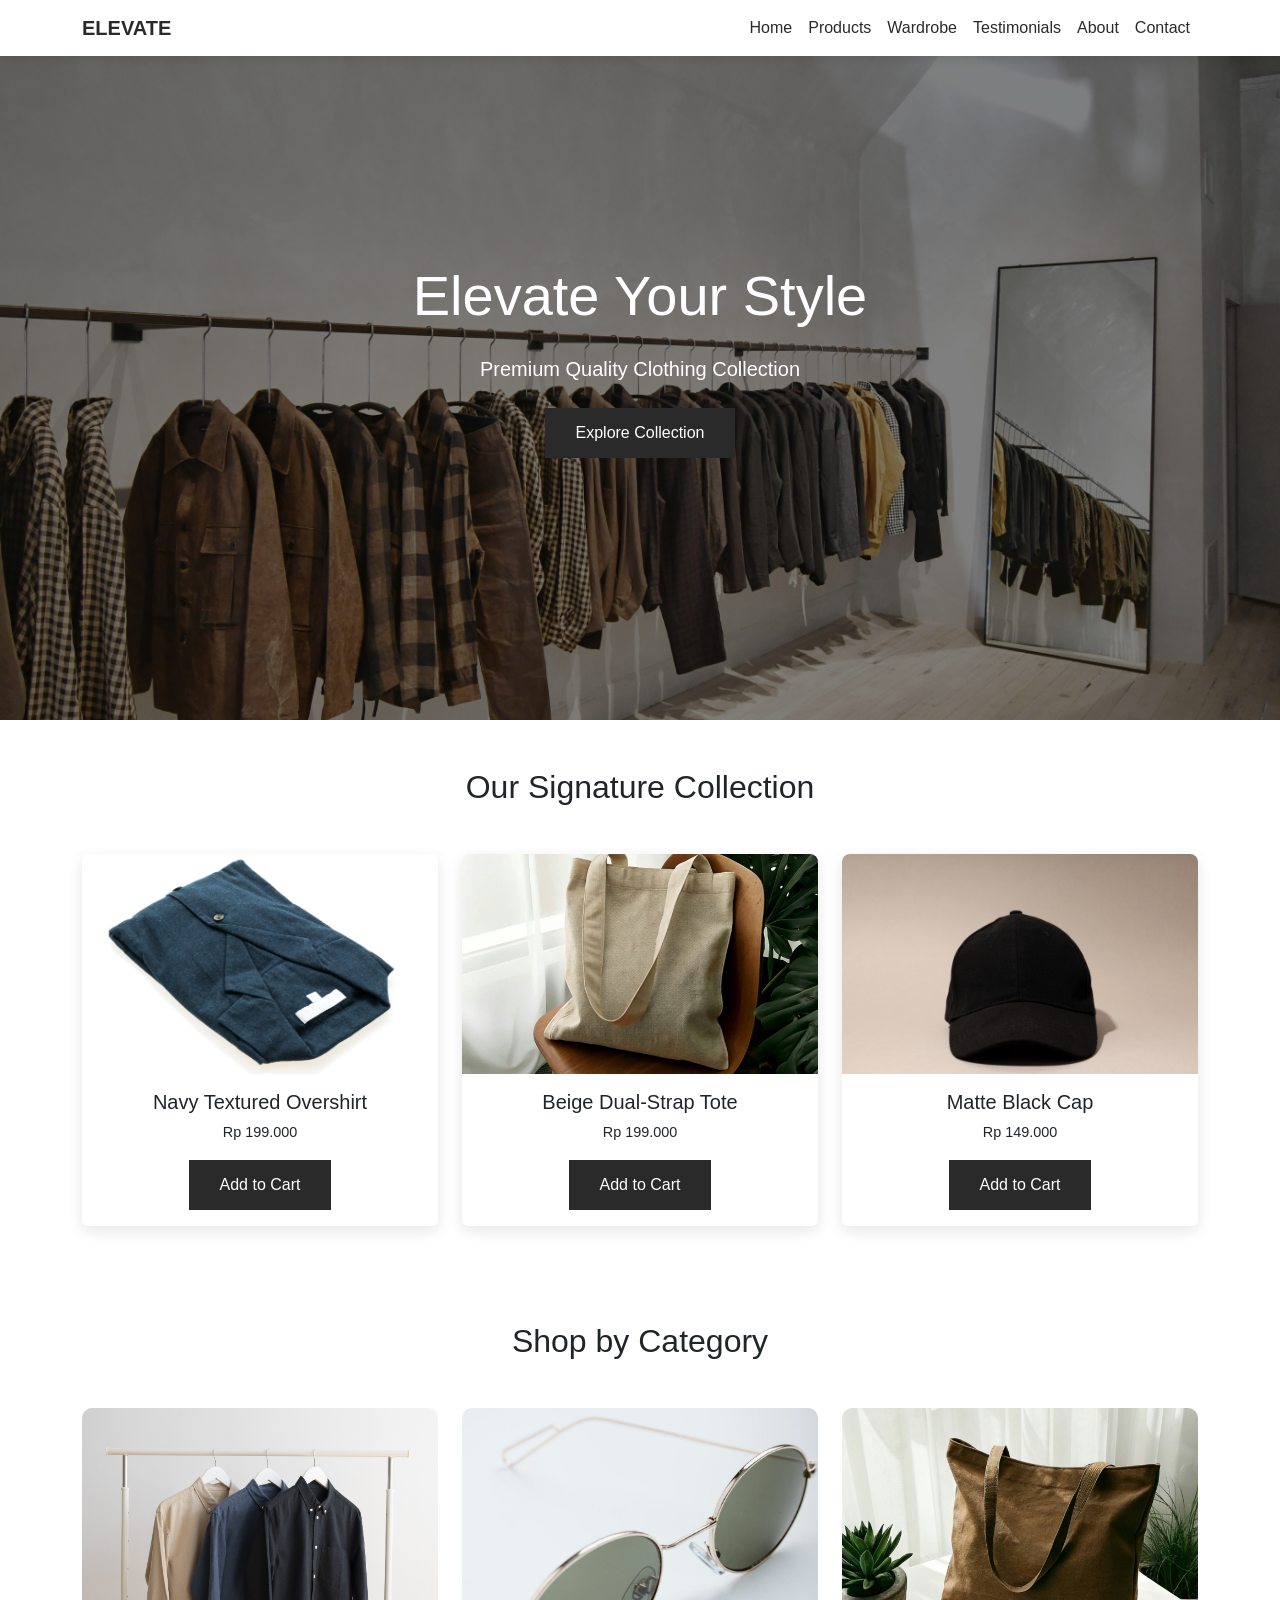
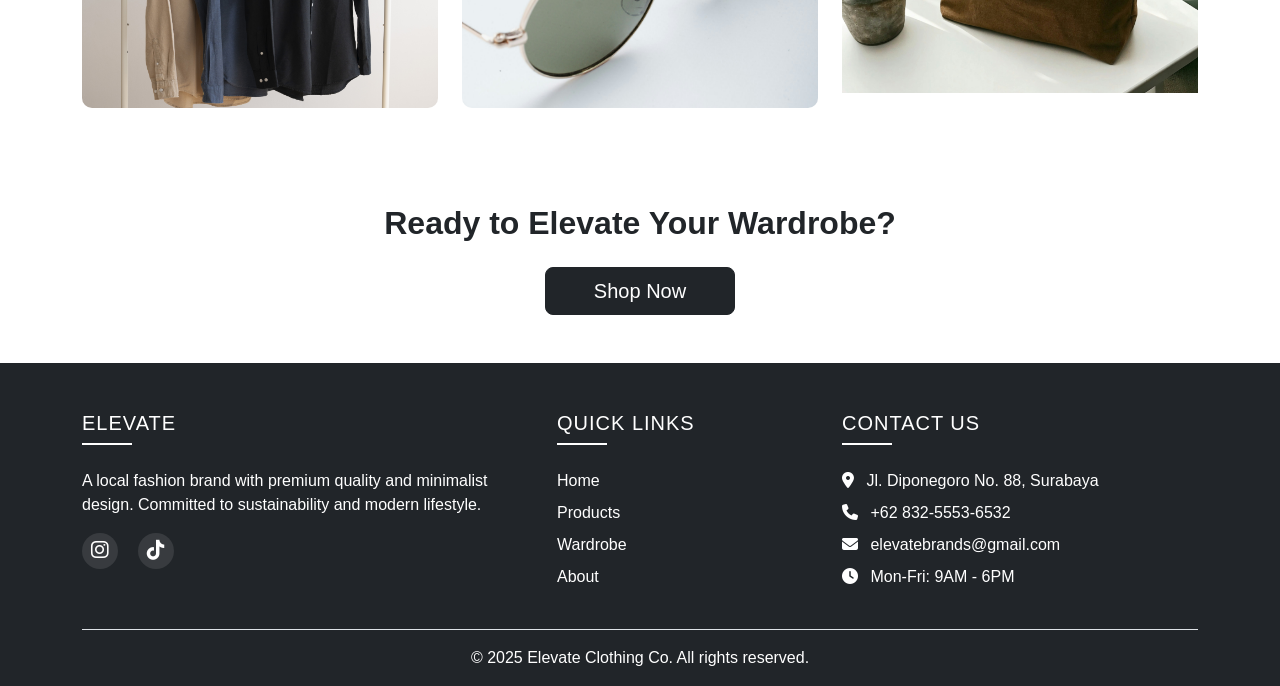
<file: index.html>
<!DOCTYPE html>
<html lang="en">
  <head>
    <meta charset="UTF-8" />
    <meta name="viewport" content="width=device-width, initial-scale=1.0" />
    <title>Elevate Clothing Co.</title>
    <!-- Bootstrap CSS -->
    <link
      href="https://cdn.jsdelivr.net/npm/bootstrap@5.3.0/dist/css/bootstrap.min.css"
      rel="stylesheet"
    />
    <!-- icon free awasome-->
    <link
      rel="stylesheet"
      href="https://cdnjs.cloudflare.com/ajax/libs/font-awesome/6.5.0/css/all.min.css"
    />
    <!-- Custom CSS -->
    <link href="/css/style.css" rel="stylesheet" />
  </head>
  <body data-bs-spy="scroll" data-bs-target="#navbar">
    <!-- Navigation -->
    <nav
      id="navbar"
      class="navbar navbar-expand-lg navbar-light bg-white fixed-top"
    >
      <div class="container">
        <a class="navbar-brand brand-color" href="index.html">ELEVATE</a>
        <button
          class="navbar-toggler"
          type="button"
          data-bs-toggle="collapse"
          data-bs-target="#navbarNav"
        >
          <span class="navbar-toggler-icon"></span>
        </button>
        <div class="collapse navbar-collapse" id="navbarNav">
          <ul class="navbar-nav ms-auto">
            <li class="nav-item">
              <a class="nav-link" href="index.html">Home</a>
            </li>
            <li class="nav-item">
              <a class="nav-link" href="products.html">Products</a>
            </li>
            <li class="nav-item">
              <a class="nav-link" href="wardrobe.html">Wardrobe</a>
            </li>
            <li class="nav-item">
              <a class="nav-link" href="testimoni.html">Testimonials</a>
            </li>
            <li class="nav-item">
              <a class="nav-link" href="about.html">About</a>
            </li>
            <li class="nav-item">
              <a class="nav-link" href="contactus.html">Contact</a>
            </li>
          </ul>
        </div>
      </div>
    </nav>

    <!-- Home Section -->
    <section class="hero-section d-flex align-items-center">
      <div class="container text-center text-white">
        <h1 class="display-4 mb-4">Elevate Your Style</h1>
        <p class="lead mb-4">Premium Quality Clothing Collection</p>
        <a href="products.html" class="btn btn-custom">Explore Collection</a>
      </div>
    </section>

    <!-- Products Section -->
    <section id="products" class="py-5">
      <div class="container">
        <h2 class="text-center mb-5 brand-color">Our Signature Collection</h2>
        <div class="row g-4">
          <div class="col-md-4">
            <div class="card product-card">
              <img src="/gambar/kemeja8.jpg" class="card-img-top" alt="..." />
              <div class="card-body text-center">
                <h5 class="card-title">Navy Textured Overshirt</h5>
                <p class="card-text">Rp 199.000</p>
                <button class="btn btn-custom">Add to Cart</button>
              </div>
            </div>
          </div>
          <div class="col-md-4">
            <div class="card product-card">
              <img src="/gambar/totebag3.png" class="card-img-top" alt="..." />
              <div class="card-body text-center">
                <h5 class="card-title">Beige Dual-Strap Tote</h5>
                <p class="card-text">Rp 199.000</p>
                <button class="btn btn-custom">Add to Cart</button>
              </div>
            </div>
          </div>
          <div class="col-md-4">
            <div class="card product-card">
              <img src="/gambar/topi.jpg" class="card-img-top" alt="..." />
              <div class="card-body text-center">
                <h5 class="card-title">Matte Black Cap</h5>
                <p class="card-text">Rp 149.000</p>
                <button class="btn btn-custom">Add to Cart</button>
              </div>
            </div>
          </div>
        </div>
      </div>
    </section>

    <!-- Kategori Produk -->
    <section class="py-5">
      <div class="container">
        <h2 class="text-center mb-5">Shop by Category</h2>
        <div class="row g-4">
          <!-- Category 1 -->
          <div class="col-md-4">
            <div class="category-card position-relative overflow-hidden">
              <img
                src="/gambar/kemeja7.jpg"
                class="img-fluid w-100"
                alt="Men's Collection"
              />
              <div
                class="category-overlay d-flex align-items-center justify-content-center"
              >
                <a href="products.html" class="btn btn-outline-light">Shirt</a>
              </div>
            </div>
          </div>
          <div class="col-md-4">
            <div class="category-card position-relative overflow-hidden">
              <img
                src="/gambar/kacamata.png"
                class="img-fluid w-100"
                alt="Men's Collection"
              />
              <div
                class="category-overlay d-flex align-items-center justify-content-center"
              >
                <a href="products.html" class="btn btn-outline-light"
                  >Accessories</a
                >
              </div>
            </div>
          </div>
          <div class="col-md-4">
            <div class="category-card position-relative overflow-hidden">
              <img
                src="/gambar/totebag2.png"
                class="img-fluid w-100"
                alt="Men's Collection"
              />
              <div
                class="category-overlay d-flex align-items-center justify-content-center"
              >
                <a href="products.html" class="btn btn-outline-light">Bag</a>
              </div>
            </div>
          </div>
        </div>
      </div>
    </section>

    <!-- CTA Section -->
    <section class="py-5 text-dark text-center">
      <div class="container">
        <h2 class="fw-bold mb-4">Ready to Elevate Your Wardrobe?</h2>
        <a href="products.html" class="btn btn-dark btn-lg px-5">Shop Now</a>
      </div>
    </section>

    <!-- Footer -->
    <footer class="bg-dark text-white pt-5 pb-3">
      <div class="container">
        <div class="row g-4">
          <!-- Kolom 1: Tentang Brand -->
          <div class="col-lg-5 col-md-6">
            <h5 class="text-uppercase mb-4">ELEVATE</h5>
            <p>
              A local fashion brand with premium quality and minimalist design.
              Committed to sustainability and modern lifestyle.
            </p>
            <div class="social-icons mt-3">
              <a href="#" class="text-white me-3"
                ><i class="fa-brands fa-instagram fa-lg"></i
              ></a>
              <a href="#" class="text-white me-3"
                ><i class="fa-brands fa-tiktok fa-lg"></i
              ></a>
            </div>
          </div>

          <!-- Kolom 2: Quick Links -->
          <div class="col-lg-3 col-md-6">
            <h5 class="text-uppercase mb-4">Quick Links</h5>
            <ul class="list-unstyled">
              <li class="mb-2">
                <a href="index.html" class="text-white text-decoration-none"
                  >Home</a
                >
              </li>
              <li class="mb-2">
                <a href="products.html" class="text-white text-decoration-none"
                  >Products</a
                >
              </li>
              <li class="mb-2">
                <a href="wardrobe.html" class="text-white text-decoration-none"
                  >Wardrobe</a
                >
              </li>
              <li class="mb-2">
                <a href="about.html" class="text-white text-decoration-none"
                  >About</a
                >
              </li>
            </ul>
          </div>

          <!-- Kolom 3: Kontak -->
          <div class="col-lg-4 col-md-6">
            <h5 class="text-uppercase mb-4">Contact Us</h5>
            <ul class="list-unstyled">
              <li class="mb-2">
                <i class="fas fa-map-marker-alt me-2"></i>
                Jl. Diponegoro No. 88, Surabaya
              </li>
              <li class="mb-2">
                <i class="fas fa-phone me-2"></i>
                +62 832-5553-6532
              </li>
              <li class="mb-2">
                <i class="fas fa-envelope me-2"></i>
                elevatebrands@gmail.com
              </li>
              <li class="mb-2">
                <i class="fas fa-clock me-2"></i>
                Mon-Fri: 9AM - 6PM
              </li>
            </ul>
          </div>
        </div>

        <!-- Copyright -->
        <div class="border-top mt-4 pt-3 text-center">
          <p class="mb-0">
            &copy; 2025 Elevate Clothing Co. All rights reserved.
          </p>
        </div>
      </div>
    </footer>

    <!-- Bootstrap JS -->
    <script src="https://cdn.jsdelivr.net/npm/bootstrap@5.3.0/dist/js/bootstrap.bundle.min.js"></script>
  </body>
</html>
</file>
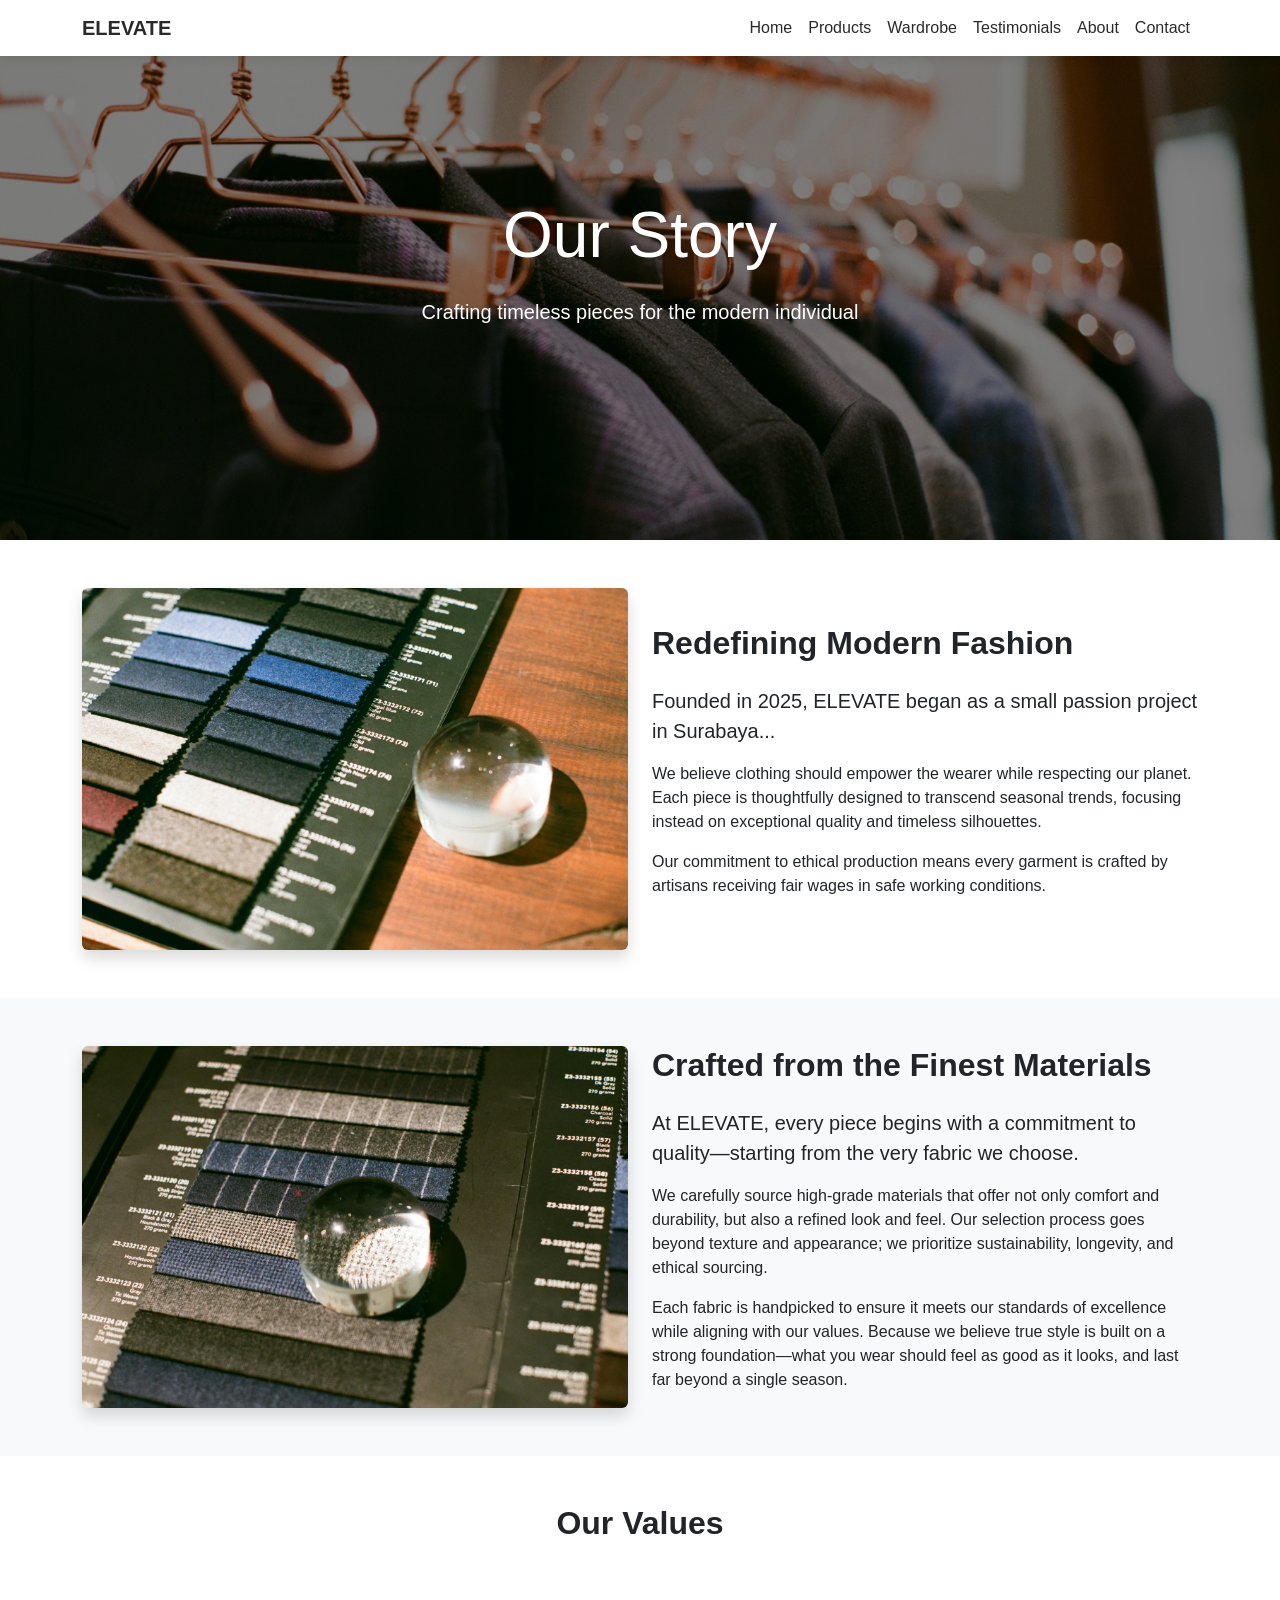
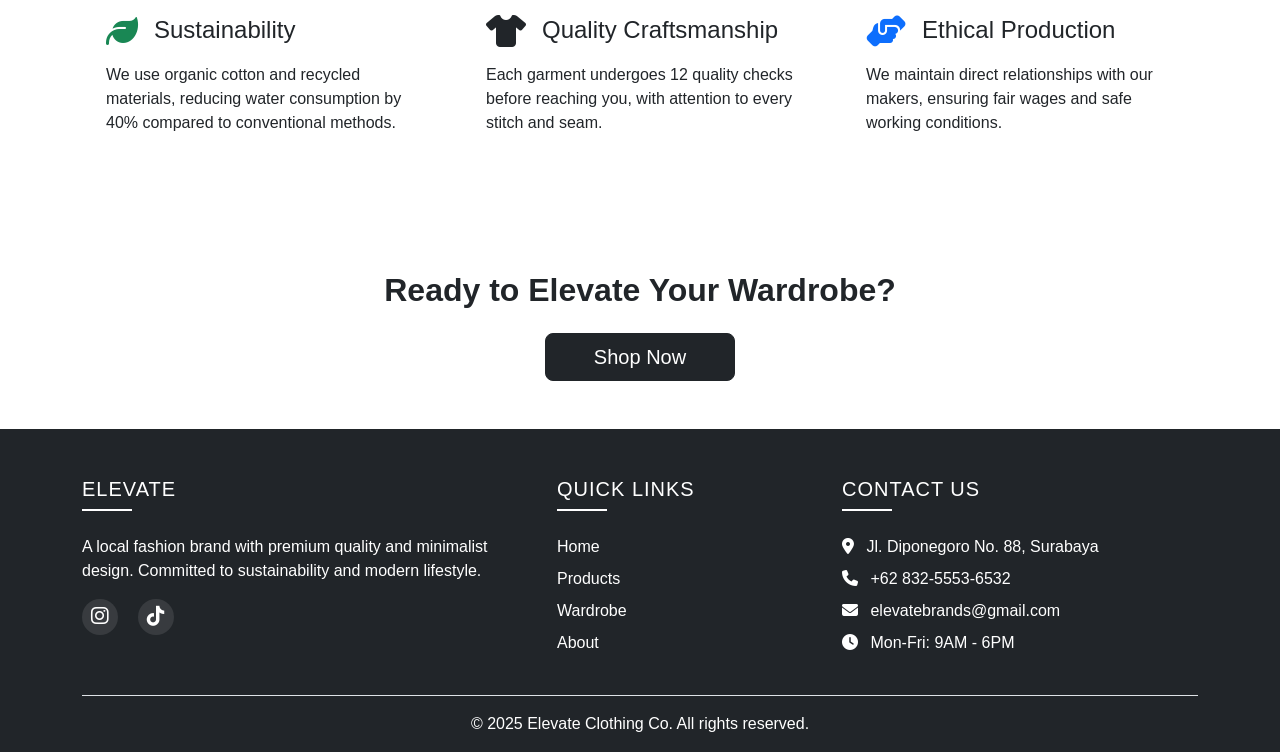
<file: about.html>
<!DOCTYPE html>
<html lang="en">
  <head>
    <meta charset="UTF-8" />
    <meta name="viewport" content="width=device-width, initial-scale=1.0" />
    <title>Elevate Clothing | Home</title>
    <!-- Bootstrap CSS -->
    <link
      href="https://cdn.jsdelivr.net/npm/bootstrap@5.3.0/dist/css/bootstrap.min.css"
      rel="stylesheet"
    />
    <!-- icon free awasome-->
    <link
      rel="stylesheet"
      href="https://cdnjs.cloudflare.com/ajax/libs/font-awesome/6.5.0/css/all.min.css"
    />
    <!-- Custom CSS -->
    <link href="/css/style.css" rel="stylesheet" />
  </head>
  <body data-bs-spy="scroll" data-bs-target="#navbar">
    <!-- Navbar -->
    <nav
      id="navbar"
      class="navbar navbar-expand-lg navbar-light bg-white fixed-top"
    >
      <div class="container">
        <a class="navbar-brand brand-color" href="index.html">ELEVATE</a>
        <button
          class="navbar-toggler"
          type="button"
          data-bs-toggle="collapse"
          data-bs-target="#navbarNav"
        >
          <span class="navbar-toggler-icon"></span>
        </button>
        <div class="collapse navbar-collapse" id="navbarNav">
          <ul class="navbar-nav ms-auto">
            <li class="nav-item">
              <a class="nav-link" href="index.html">Home</a>
            </li>
            <li class="nav-item">
              <a class="nav-link" href="products.html">Products</a>
            </li>
            <li class="nav-item">
              <a class="nav-link" href="wardrobe.html">Wardrobe</a>
            </li>
            <li class="nav-item">
              <a class="nav-link" href="testimoni.html">Testimonials</a>
            </li>
            <li class="nav-item">
              <a class="nav-link" href="about.html">About</a>
            </li>
            <li class="nav-item">
              <a class="nav-link" href="contactus.html">Contact</a>
            </li>
          </ul>
        </div>
      </div>
    </nav>

    <!-- Hero Section -->
    <section class="about-hero d-flex align-items-center">
      <div class="container text-white text-center">
        <h1 class="display-3 mb-4">Our Story</h1>
        <p class="lead">Crafting timeless pieces for the modern individual</p>
      </div>
    </section>

    <!-- Brand Story Section -->
    <section class="py-5">
      <div class="container">
        <div class="row align-items-center">
          <div class="col-lg-6 mb-4 mb-lg-0">
            <img
              src="/gambar/kain.jpg"
              alt=" "
              class="img-fluid rounded shadow"
            />
          </div>
          <div class="col-lg-6">
            <h2 class="fw-bold mb-4">Redefining Modern Fashion</h2>
            <p class="lead">
              Founded in 2025, ELEVATE began as a small passion project in
              Surabaya...
            </p>
            <p>
              We believe clothing should empower the wearer while respecting our
              planet. Each piece is thoughtfully designed to transcend seasonal
              trends, focusing instead on exceptional quality and timeless
              silhouettes.
            </p>
            <p>
              Our commitment to ethical production means every garment is
              crafted by artisans receiving fair wages in safe working
              conditions.
            </p>
          </div>
        </div>
      </div>
    </section>

    <!-- Brand Story Section 2 -->
    <section class="py-5 bg-light">
      <div class="container">
        <div class="row align-items-center">
          <div class="col-lg-6 mb-4 mb-lg-0">
            <img
              src="/gambar/kain4.jpg"
              alt=" "
              class="img-fluid rounded shadow"
            />
          </div>
          <div class="col-lg-6">
            <h2 class="fw-bold mb-4">Crafted from the Finest Materials</h2>
            <p class="lead">
              At ELEVATE, every piece begins with a commitment to quality—starting from the very fabric we choose.
            </p>
            <p>
              We carefully source high-grade materials that offer not only comfort and durability, but also a refined look and feel. Our selection process goes beyond texture and appearance; we prioritize sustainability, longevity, and ethical sourcing.
            </p>
            <p>
              Each fabric is handpicked to ensure it meets our standards of excellence while aligning with our values. Because we believe true style is built on a strong foundation—what you wear should feel as good as it looks, and last far beyond a single season.


            </p>
          </div>
        </div>
      </div>
    </section>
    
    <!-- Core Values Section -->
    <section class="py-5">
      <div class="container">
        <h2 class="text-center fw-bold mb-5">Our Values</h2>
        <div class="row g-4">
          <!-- Value 1 -->
          <div class="col-md-4">
            <div class="p-4 value-card h-100">
              <div class="d-flex align-items-center mb-3">
                <i class="fas fa-leaf fa-2x text-success me-3"></i>
                <h4 class="mb-0">Sustainability</h4>
              </div>
              <p>
                We use organic cotton and recycled materials, reducing water
                consumption by 40% compared to conventional methods.
              </p>
            </div>
          </div>
          <!-- Value 2 -->
          <div class="col-md-4">
            <div class="p-4 value-card h-100">
              <div class="d-flex align-items-center mb-3">
                <i class="fas fa-tshirt fa-2x me-3"></i>
                <h4 class="mb-0">Quality Craftsmanship</h4>
              </div>
              <p>
                Each garment undergoes 12 quality checks before reaching you,
                with attention to every stitch and seam.
              </p>
            </div>
          </div>
          <!-- Value 3 -->
          <div class="col-md-4">
            <div class="p-4 value-card h-100">
              <div class="d-flex align-items-center mb-3">
                <i class="fas fa-hands-helping fa-2x text-primary me-3"></i>
                <h4 class="mb-0">Ethical Production</h4>
              </div>
              <p>
                We maintain direct relationships with our makers, ensuring fair
                wages and safe working conditions.
              </p>
            </div>
          </div>
        </div>
      </div>
    </section>

    <!-- CTA Section -->
    <section class="py-5 text-dark text-center">
      <div class="container">
        <h2 class="fw-bold mb-4">Ready to Elevate Your Wardrobe?</h2>
        <a href="products.html" class="btn btn-dark btn-lg px-5">Shop Now</a>
      </div>
    </section>

    <!-- Footer -->
    <footer class="bg-dark text-white pt-5 pb-3">
      <div class="container">
        <div class="row g-4">
          <!-- Kolom 1: Tentang Brand -->
          <div class="col-lg-5 col-md-6">
            <h5 class="text-uppercase mb-4">ELEVATE</h5>
            <p>
              A local fashion brand with premium quality and minimalist design.
              Committed to sustainability and modern lifestyle.
            </p>
            <div class="social-icons mt-3">
              <a href="#" class="text-white me-3"
                ><i class="fa-brands fa-instagram fa-lg"></i
              ></a>
              <a href="#" class="text-white me-3"
                ><i class="fa-brands fa-tiktok fa-lg"></i
              ></a>
            </div>
          </div>

          <!-- Kolom 2: Quick Links -->
          <div class="col-lg-3 col-md-6">
            <h5 class="text-uppercase mb-4">Quick Links</h5>
            <ul class="list-unstyled">
              <li class="mb-2">
                <a href="index.html" class="text-white text-decoration-none"
                  >Home</a
                >
              </li>
              <li class="mb-2">
                <a href="products.html" class="text-white text-decoration-none"
                  >Products</a
                >
              </li>
              <li class="mb-2">
                <a href="wardrobe.html" class="text-white text-decoration-none"
                  >Wardrobe</a
                >
              </li>
              <li class="mb-2">
                <a href="about.html" class="text-white text-decoration-none"
                  >About</a
                >
              </li>
            </ul>
          </div>

          <!-- Kolom 3: Kontak -->
          <div class="col-lg-4 col-md-6">
            <h5 class="text-uppercase mb-4">Contact Us</h5>
            <ul class="list-unstyled">
              <li class="mb-2">
                <i class="fas fa-map-marker-alt me-2"></i>
                Jl. Diponegoro No. 88, Surabaya
              </li>
              <li class="mb-2">
                <i class="fas fa-phone me-2"></i>
                +62 832-5553-6532
              </li>
              <li class="mb-2">
                <i class="fas fa-envelope me-2"></i>
                elevatebrands@gmail.com
              </li>
              <li class="mb-2">
                <i class="fas fa-clock me-2"></i>
                Mon-Fri: 9AM - 6PM
              </li>
            </ul>
          </div>
        </div>

        <!-- Copyright -->
        <div class="border-top mt-4 pt-3 text-center">
          <p class="mb-0">
            &copy; 2025 Elevate Clothing Co. All rights reserved.
          </p>
        </div>
      </div>
    </footer>

    <!-- Bootstrap JS -->
    <script src="https://cdn.jsdelivr.net/npm/bootstrap@5.3.0/dist/js/bootstrap.bundle.min.js"></script>
  </body>
</html>
</file>
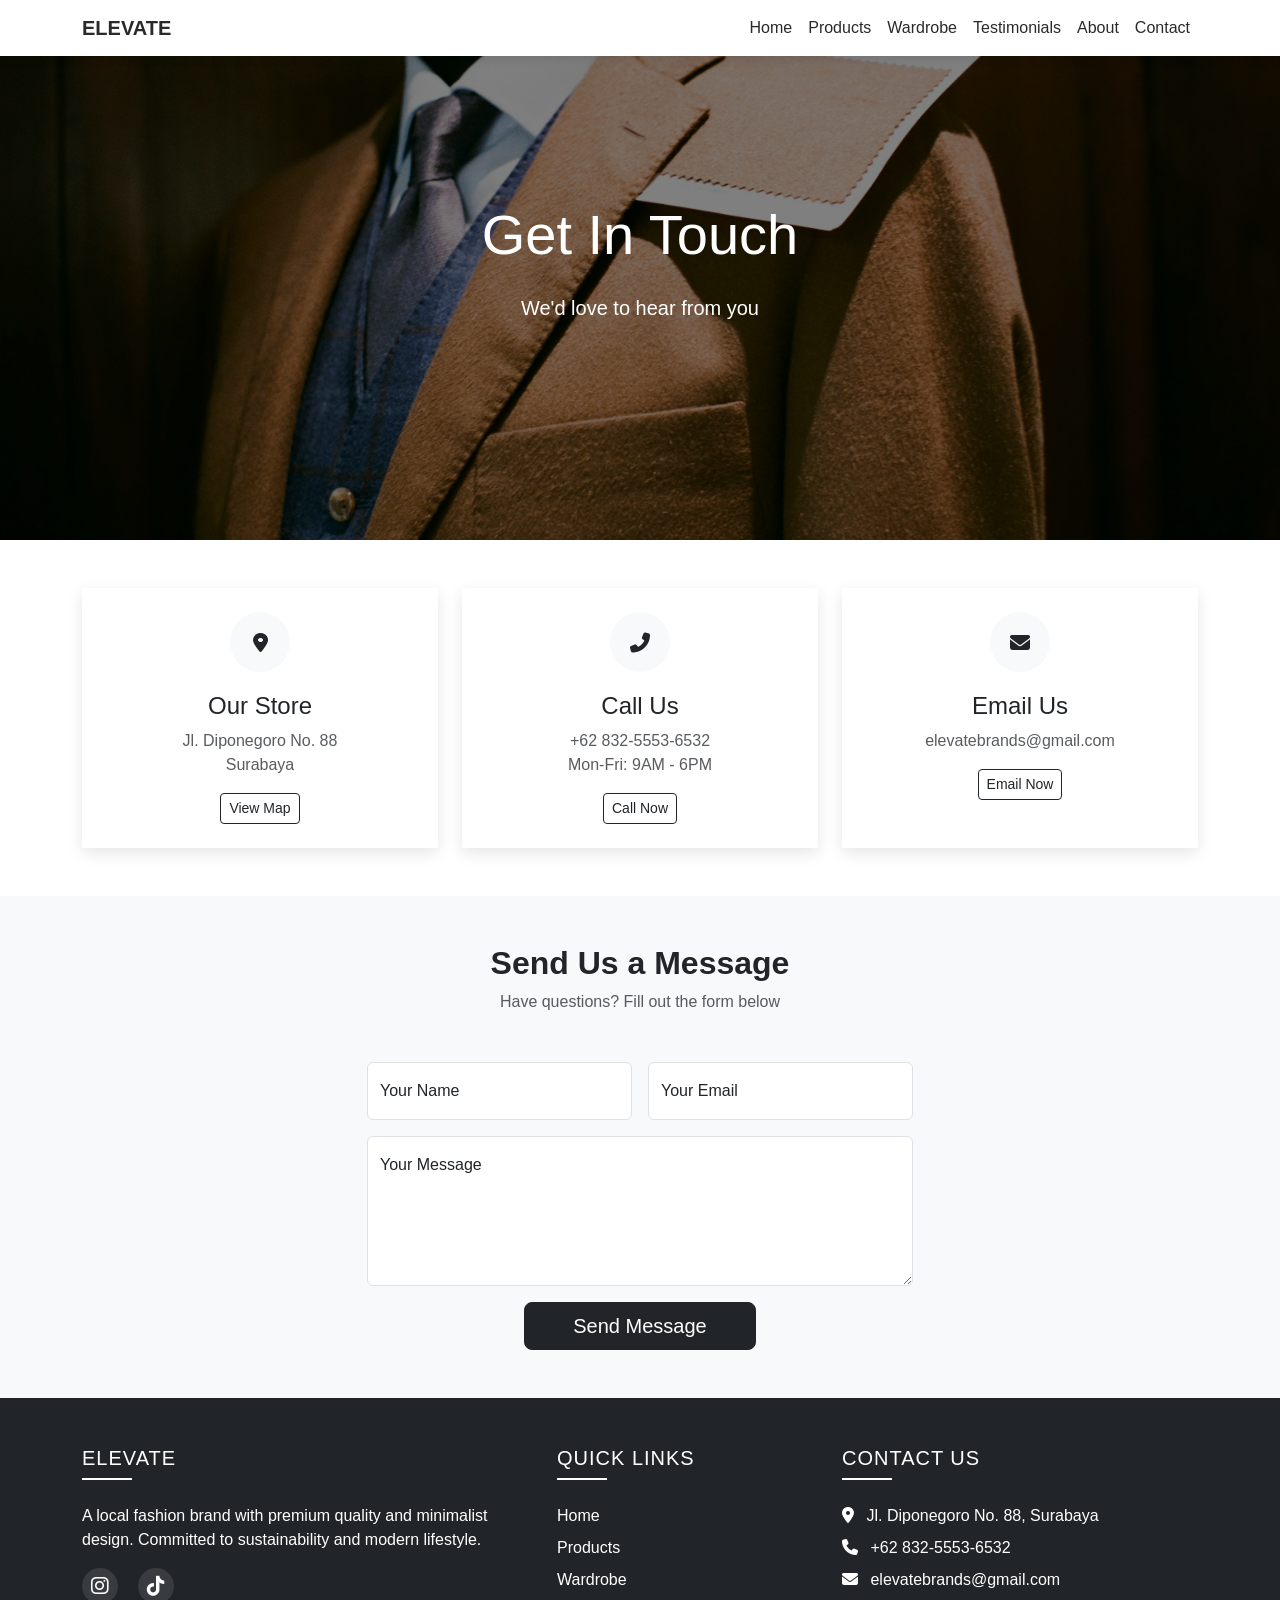
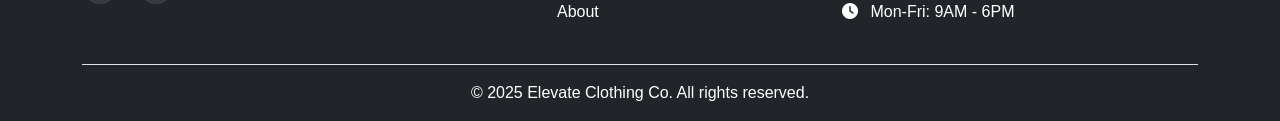
<file: contactus.html>
<!DOCTYPE html>
<html lang="en">
  <head>
    <meta charset="UTF-8" />
    <meta name="viewport" content="width=device-width, initial-scale=1.0" />
    <title>ContactUs</title>
    <!-- Bootstrap CSS -->
    <link
      href="https://cdn.jsdelivr.net/npm/bootstrap@5.3.0/dist/css/bootstrap.min.css"
      rel="stylesheet"
    />
    <!-- icon free awasome-->
    <link
      rel="stylesheet"
      href="https://cdnjs.cloudflare.com/ajax/libs/font-awesome/6.5.0/css/all.min.css"
    />

    <!-- Custom CSS -->
    <link href="/css/style.css" rel="stylesheet" />
  </head>
  <body data-bs-spy="scroll" data-bs-target="#navbar">
    <!-- Navigation -->
    <nav
      id="navbar"
      class="navbar navbar-expand-lg navbar-light bg-white fixed-top"
    >
      <div class="container">
        <a class="navbar-brand brand-color" href="index.html">ELEVATE</a>
        <button
          class="navbar-toggler"
          type="button"
          data-bs-toggle="collapse"
          data-bs-target="#navbarNav"
        >
          <span class="navbar-toggler-icon"></span>
        </button>
        <div class="collapse navbar-collapse" id="navbarNav">
          <ul class="navbar-nav ms-auto">
            <li class="nav-item">
              <a class="nav-link" href="index.html">Home</a>
            </li>
            <li class="nav-item">
              <a class="nav-link" href="products.html">Products</a>
            </li>
            <li class="nav-item">
              <a class="nav-link" href="wardrobe.html">Wardrobe</a>
            </li>
            <li class="nav-item">
              <a class="nav-link" href="testimoni.html">Testimonials</a>
            </li>
            <li class="nav-item">
              <a class="nav-link" href="about.html">About</a>
            </li>
            <li class="nav-item">
              <a class="nav-link" href="contactus.html">Contact</a>
            </li>
          </ul>
        </div>
      </div>
    </nav>

    <!-- Hero Section -->
    <section class="contact-hero d-flex align-items-center">
      <div class="container text-white text-center">
        <h1 class="display-4 mb-4">Get In Touch</h1>
        <p class="lead">We'd love to hear from you</p>
      </div>
    </section>

    <!-- Contact Methods Section -->
    <section class="py-5">
      <div class="container">
        <div class="row g-4">
          <!-- Contact Card 1 -->
          <div class="col-md-4">
            <div class="contact-card text-center p-4 h-100">
              <div class="contact-icon">
                <i class="fas fa-map-marker-alt fa-lg text-dark"></i>
              </div>
              <h4>Our Store</h4>
              <p class="text-muted">Jl. Diponegoro No. 88 <br />Surabaya</p>
              <a href="#map" class="btn btn-sm btn-outline-dark">View Map</a>
            </div>
          </div>

          <!-- Contact Card 2 -->
          <div class="col-md-4">
            <div class="contact-card text-center p-4 h-100">
              <div class="contact-icon">
                <i class="fas fa-phone-alt fa-lg text-dark"></i>
              </div>
              <h4>Call Us</h4>
              <p class="text-muted">
                +62 832-5553-6532<br />Mon-Fri: 9AM - 6PM
              </p>
              <a href="#" class="btn btn-sm btn-outline-dark">Call Now</a>
            </div>
          </div>

          <!-- Contact Card 3 -->
          <div class="col-md-4">
            <div class="contact-card text-center p-4 h-100">
              <div class="contact-icon">
                <i class="fas fa-envelope fa-lg text-dark"></i>
              </div>
              <h4>Email Us</h4>
              <p class="text-muted">elevatebrands@gmail.com</p>
              <a href="#" class="btn btn-sm btn-outline-dark">Email Now</a>
            </div>
          </div>
        </div>
      </div>
    </section>

    <!-- Contact Form Section -->
    <section class="py-5 bg-light">
      <div class="container">
        <div class="row">
          <div class="col-lg-6 mx-auto">
            <div class="text-center mb-5">
              <h2 class="fw-bold">Send Us a Message</h2>
              <p class="text-muted">Have questions? Fill out the form below</p>
            </div>

            <form id="contactForm">
              <div class="row g-3">
                <div class="col-md-6">
                  <div class="form-floating">
                    <input
                      type="text"
                      class="form-control"
                      id="name"
                      placeholder="Your Name"
                      required
                    />
                    <label for="name">Your Name</label>
                  </div>
                </div>
                <div class="col-md-6">
                  <div class="form-floating">
                    <input
                      type="email"
                      class="form-control"
                      id="email"
                      placeholder="Your Email"
                      required
                    />
                    <label for="email">Your Email</label>
                  </div>
                </div>
                <div class="col-12">
                  <div class="form-floating">
                    <textarea
                      class="form-control"
                      id="message"
                      style="height: 150px"
                      placeholder="Your Message"
                      required
                    ></textarea>
                    <label for="message">Your Message</label>
                  </div>
                </div>
                <div class="col-12 text-center">
                  <button type="submit" class="btn btn-dark btn-lg px-5">
                    Send Message
                  </button>
                </div>
              </div>
            </form>
          </div>
        </div>
      </div>
    </section>

    <!-- Footer -->
    <footer class="bg-dark text-white pt-5 pb-3">
      <div class="container">
        <div class="row g-4">
          <!-- Kolom 1: Tentang Brand -->
          <div class="col-lg-5 col-md-6">
            <h5 class="text-uppercase mb-4">ELEVATE</h5>
            <p>
              A local fashion brand with premium quality and minimalist design.
              Committed to sustainability and modern lifestyle.
            </p>
            <div class="social-icons mt-3">
              <a href="#" class="text-white me-3"
                ><i class="fa-brands fa-instagram fa-lg"></i
              ></a>
              <a href="#" class="text-white me-3"
                ><i class="fa-brands fa-tiktok fa-lg"></i
              ></a>
            </div>
          </div>

          <!-- Kolom 2: Quick Links -->
          <div class="col-lg-3 col-md-6">
            <h5 class="text-uppercase mb-4">Quick Links</h5>
            <ul class="list-unstyled">
              <li class="mb-2">
                <a href="index.html" class="text-white text-decoration-none"
                  >Home</a
                >
              </li>
              <li class="mb-2">
                <a href="products.html" class="text-white text-decoration-none"
                  >Products</a
                >
              </li>
              <li class="mb-2">
                <a href="wardrobe.html" class="text-white text-decoration-none"
                  >Wardrobe</a
                >
              </li>
              <li class="mb-2">
                <a href="about.html" class="text-white text-decoration-none"
                  >About</a
                >
              </li>
            </ul>
          </div>

          <!-- Kolom 3: Kontak -->
          <div class="col-lg-4 col-md-6">
            <h5 class="text-uppercase mb-4">Contact Us</h5>
            <ul class="list-unstyled">
              <li class="mb-2">
                <i class="fas fa-map-marker-alt me-2"></i>
                Jl. Diponegoro No. 88, Surabaya
              </li>
              <li class="mb-2">
                <i class="fas fa-phone me-2"></i>
                +62 832-5553-6532
              </li>
              <li class="mb-2">
                <i class="fas fa-envelope me-2"></i>
                elevatebrands@gmail.com
              </li>
              <li class="mb-2">
                <i class="fas fa-clock me-2"></i>
                Mon-Fri: 9AM - 6PM
              </li>
            </ul>
          </div>
        </div>

        <!-- Copyright -->
        <div class="border-top mt-4 pt-3 text-center">
          <p class="mb-0">
            &copy; 2025 Elevate Clothing Co. All rights reserved.
          </p>
        </div>
      </div>
    </footer>

    <!-- Bootstrap JS -->
    <script src="https://cdn.jsdelivr.net/npm/bootstrap@5.3.0/dist/js/bootstrap.bundle.min.js"></script>
  </body>
</html>
</file>
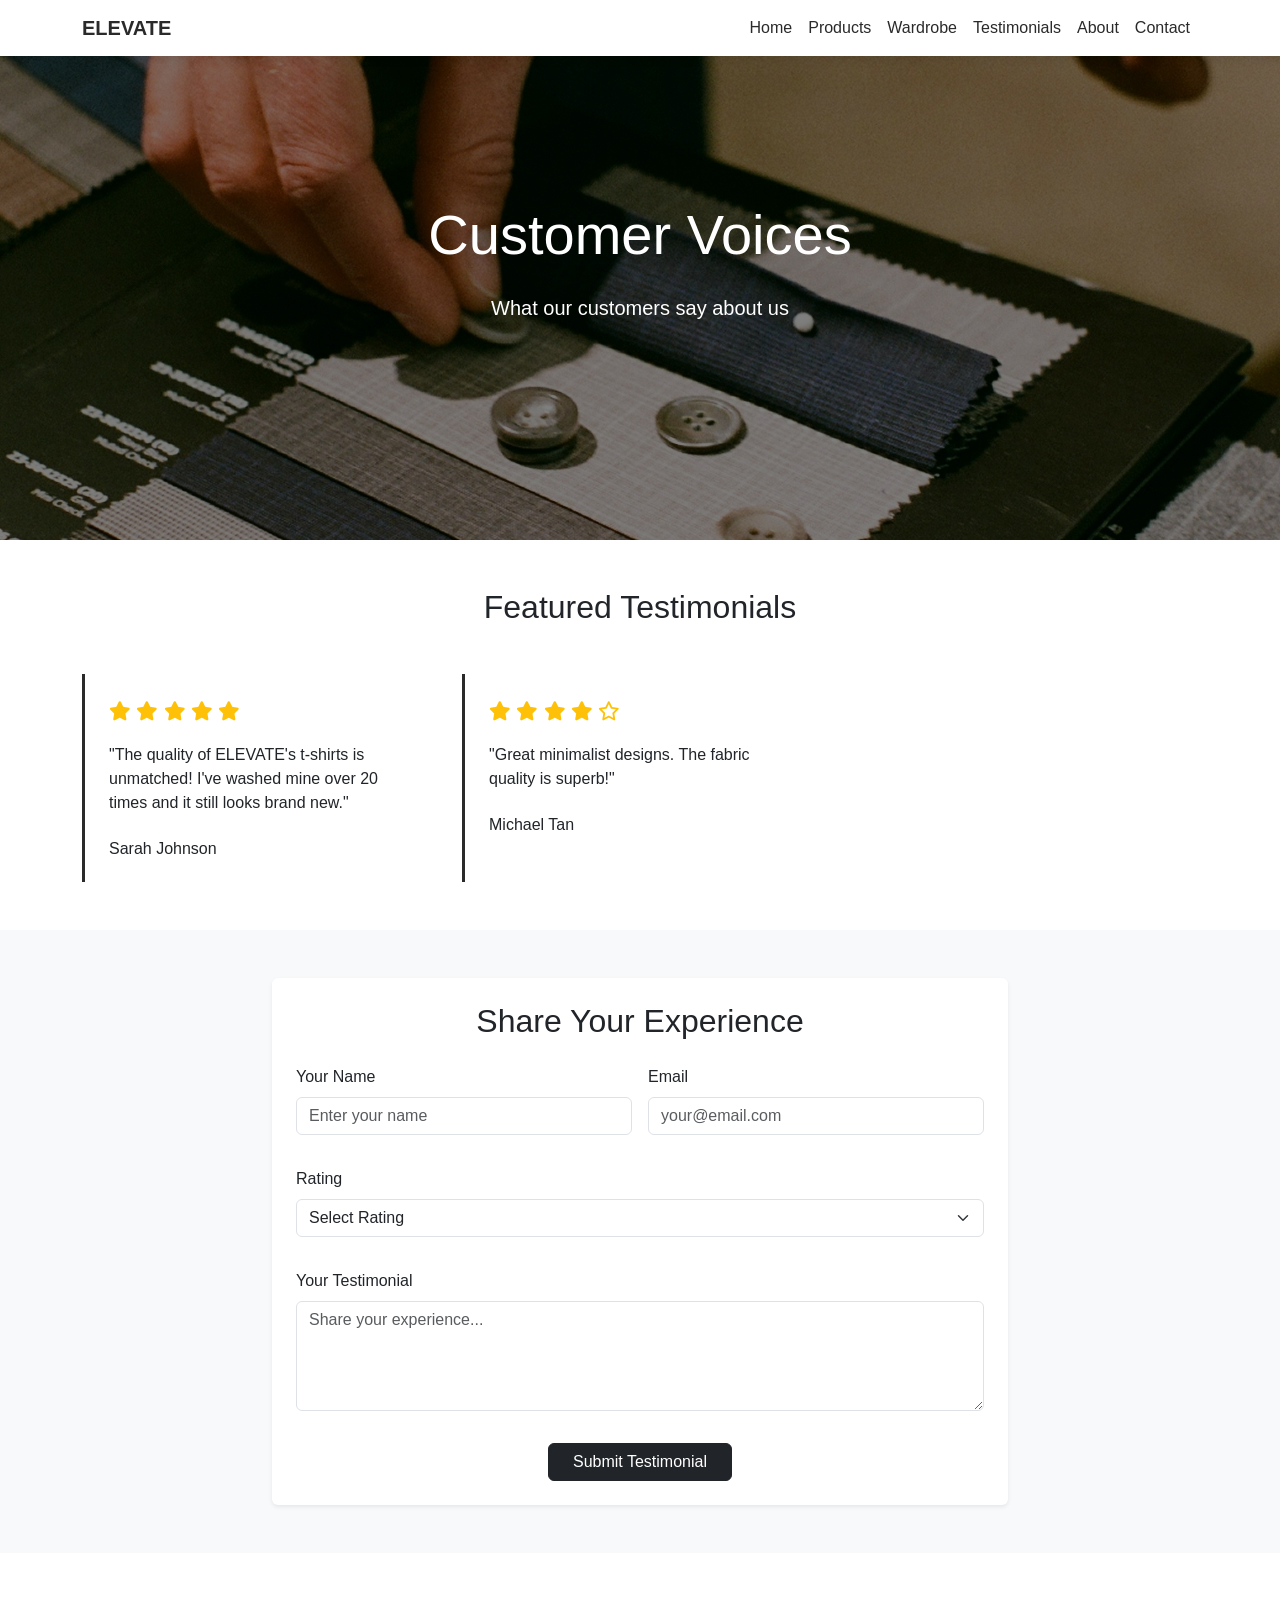
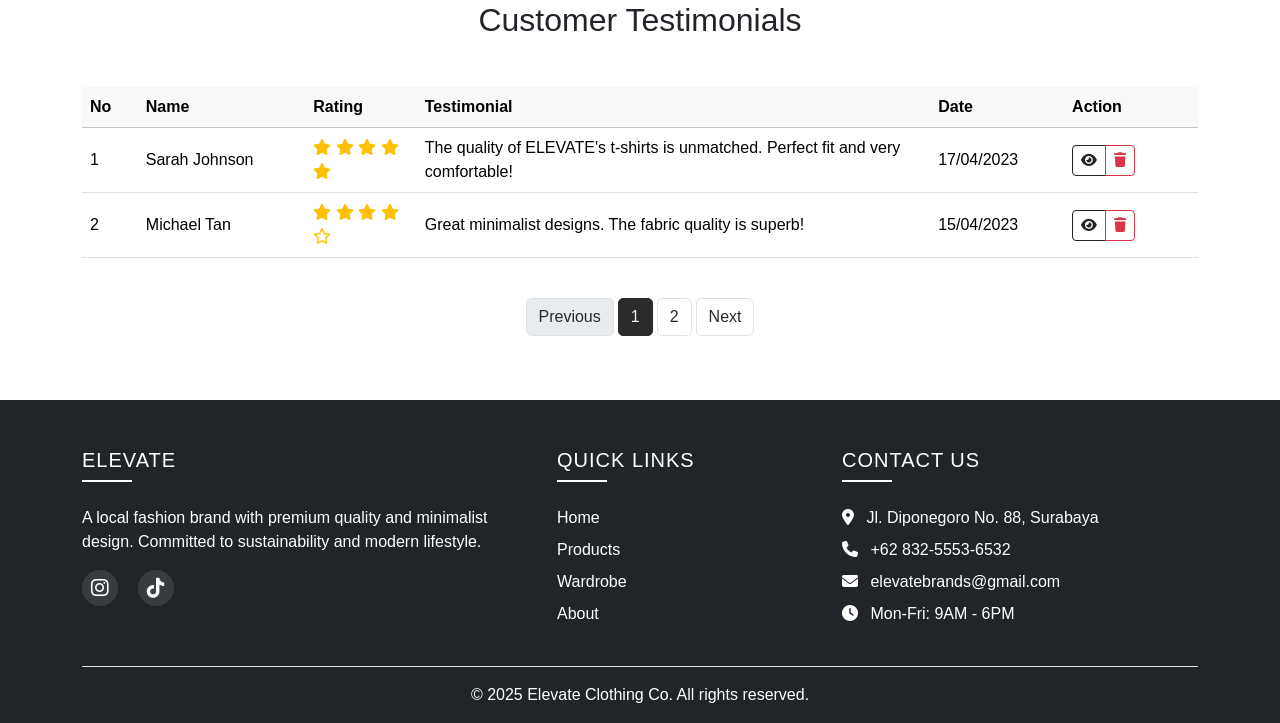
<file: testimoni.html>
<!DOCTYPE html>
<html lang="en">
  <head>
    <meta charset="UTF-8" />
    <meta name="viewport" content="width=device-width, initial-scale=1.0" />
    <title>testimoni</title>
    <!-- Bootstrap CSS -->
    <link
      href="https://cdn.jsdelivr.net/npm/bootstrap@5.3.0/dist/css/bootstrap.min.css"
      rel="stylesheet"
    />
    <!-- icon free awasome-->
    <link
      rel="stylesheet"
      href="https://cdnjs.cloudflare.com/ajax/libs/font-awesome/6.5.0/css/all.min.css"
    />
    <!-- Custom CSS -->
    <link href="/css/style.css" rel="stylesheet" />
  </head>
  <body data-bs-spy="scroll" data-bs-target="#navbar">
    <!-- Navigation -->
    <nav
      id="navbar"
      class="navbar navbar-expand-lg navbar-light bg-white fixed-top"
    >
      <div class="container">
        <a class="navbar-brand brand-color" href="index.html">ELEVATE</a>
        <button
          class="navbar-toggler"
          type="button"
          data-bs-toggle="collapse"
          data-bs-target="#navbarNav"
        >
          <span class="navbar-toggler-icon"></span>
        </button>
        <div class="collapse navbar-collapse" id="navbarNav">
          <ul class="navbar-nav ms-auto">
            <li class="nav-item">
              <a class="nav-link" href="index.html">Home</a>
            </li>
            <li class="nav-item">
              <a class="nav-link" href="products.html">Products</a>
            </li>
            <li class="nav-item">
              <a class="nav-link" href="wardrobe.html">Wardrobe</a>
            </li>
            <li class="nav-item">
              <a class="nav-link" href="testimoni.html">Testimonials</a>
            </li>
            <li class="nav-item">
              <a class="nav-link" href="about.html">About</a>
            </li>
            <li class="nav-item">
              <a class="nav-link" href="contactus.html">Contact</a>
            </li>
          </ul>
        </div>
      </div>
    </nav>

    <!-- Hero Section -->
    <section class="testimonial-hero d-flex align-items-center">
      <div class="container text-white text-center">
        <h1 class="display-4 mb-4">Customer Voices</h1>
        <p class="lead">What our customers say about us</p>
      </div>
    </section>

    <!-- Testimonial Cards -->
    <section class="py-5">
      <div class="container">
        <h2 class="text-center mb-5">Featured Testimonials</h2>
        <div class="row g-4">
          <!-- Testimonial 1 -->
          <div class="col-md-4">
            <div class="testimonial-card p-4 h-100 bg-white">
              <div class="rating mb-3">
                <i class="fas fa-star"></i>
                <i class="fas fa-star"></i>
                <i class="fas fa-star"></i>
                <i class="fas fa-star"></i>
                <i class="fas fa-star"></i>
              </div>
              <p class="mb-4">
                "The quality of ELEVATE's t-shirts is unmatched! I've washed
                mine over 20 times and it still looks brand new."
              </p>
              <div class="d-flex align-items-center">
                <div>
                  <h6 class="mb-0">Sarah Johnson</h6>
                </div>
              </div>
            </div>
          </div>
          <!-- Testimonial 2-->
          <div class="col-md-4">
            <div class="testimonial-card p-4 h-100 bg-white">
              <div class="rating mb-3">
                <i class="fas fa-star"></i>
                <i class="fas fa-star"></i>
                <i class="fas fa-star"></i>
                <i class="fas fa-star"></i>
                <i class="far fa-star"></i>
              </div>
              <p class="mb-4">
                "Great minimalist designs. The fabric quality is superb!"
              </p>
              <div class="d-flex align-items-center">
                <div>
                  <h6 class="mb-0">Michael Tan</h6>
                </div>
              </div>
            </div>
          </div>
        </div>
      </div>
    </section>

    <!-- Testimonial Form -->
    <section class="py-5 bg-light">
      <div class="container">
        <div class="row justify-content-center">
          <div class="col-lg-8">
            <div class="form-section p-4 bg-white rounded shadow-sm">
              <h2 class="text-center mb-4">Share Your Experience</h2>
              <form>
                <div class="row g-3">
                  <div class="col-md-6">
                    <div class="mb-3">
                      <label class="form-label">Your Name</label>
                      <input
                        type="text"
                        class="form-control"
                        placeholder="Enter your name"
                        required
                      />
                    </div>
                  </div>
                  <div class="col-md-6">
                    <div class="mb-3">
                      <label class="form-label">Email</label>
                      <input
                        type="email"
                        class="form-control"
                        placeholder="your@email.com"
                        required
                      />
                    </div>
                  </div>
                  <div class="col-12">
                    <div class="mb-3">
                      <label class="form-label">Rating</label>
                      <select class="form-select" required>
                        <option>Select Rating</option>
                        <option value="5">★★★★★ (Excellent)</option>
                        <option value="4">★★★★☆ (Good)</option>
                        <option value="3">★★★☆☆ (Average)</option>
                      </select>
                    </div>
                  </div>
                  <div class="col-12">
                    <div class="mb-3">
                      <label class="form-label">Your Testimonial</label>
                      <textarea
                        class="form-control"
                        rows="4"
                        placeholder="Share your experience..."
                        required
                      ></textarea>
                    </div>
                  </div>
                  <div class="col-12 text-center">
                    <button type="submit" class="btn btn-dark px-4">
                      Submit Testimonial
                    </button>
                  </div>
                </div>
              </form>
            </div>
          </div>
        </div>
      </div>
    </section>

    <!-- Testimonial Table Section -->
    <section class="py-5">
      <div class="container">
        <h2 class="text-center mb-5">Customer Testimonials</h2>
        <div class="table-responsive">
          <table class="table table-hover align-middle">
            <thead class="table-light">
              <tr>
                <th width="5%">No</th>
                <th width="15%">Name</th>
                <th width="10%">Rating</th>
                <th>Testimonial</th>
                <th width="12%">Date</th>
                <th width="12%">Action</th>
              </tr>
            </thead>
            <tbody>
              <!-- Testimonial 1 -->
              <tr>
                <td>1</td>
                <td>Sarah Johnson</td>
                <td>
                  <span class="text-warning">
                    <i class="fas fa-star"></i>
                    <i class="fas fa-star"></i>
                    <i class="fas fa-star"></i>
                    <i class="fas fa-star"></i>
                    <i class="fas fa-star"></i>
                  </span>
                </td>
                <td>
                  The quality of ELEVATE's t-shirts is unmatched. Perfect fit
                  and very comfortable!
                </td>
                <td>17/04/2023</td>
                <td>
                  <div class="btn-group btn-group-sm">
                    <button class="btn btn-outline-dark">
                      <i class="fas fa-eye"></i>
                    </button>
                    <button class="btn btn-outline-danger">
                      <i class="fas fa-trash"></i>
                    </button>
                  </div>
                </td>
              </tr>

              <!-- Testimonial 2 -->
              <tr>
                <td>2</td>
                <td>Michael Tan</td>
                <td>
                  <span class="text-warning">
                    <i class="fas fa-star"></i>
                    <i class="fas fa-star"></i>
                    <i class="fas fa-star"></i>
                    <i class="fas fa-star"></i>
                    <i class="far fa-star"></i>
                  </span>
                </td>
                <td>Great minimalist designs. The fabric quality is superb!</td>
                <td>15/04/2023</td>
                <td>
                  <div class="btn-group btn-group-sm">
                    <button class="btn btn-outline-dark">
                      <i class="fas fa-eye"></i>
                    </button>
                    <button class="btn btn-outline-danger">
                      <i class="fas fa-trash"></i>
                    </button>
                  </div>
                </td>
              </tr>
            </tbody>
          </table>
        </div>

        <!-- Static Pagination -->
        <nav aria-label="Page navigation" class="mt-4">
          <ul class="pagination justify-content-center">
            <li class="page-item disabled">
              <a class="page-link" href="#" tabindex="-1">Previous</a>
            </li>
            <li class="page-item active">
              <a class="page-link" href="#">1</a>
            </li>
            <li class="page-item"><a class="page-link" href="#">2</a></li>
            <li class="page-item">
              <a class="page-link" href="#">Next</a>
            </li>
          </ul>
        </nav>
      </div>
    </section>

    <!-- Footer -->
    <footer class="bg-dark text-white pt-5 pb-3">
      <div class="container">
        <div class="row g-4">
          <!-- Kolom 1: Tentang Brand -->
          <div class="col-lg-5 col-md-6">
            <h5 class="text-uppercase mb-4">ELEVATE</h5>
            <p>
              A local fashion brand with premium quality and minimalist design.
              Committed to sustainability and modern lifestyle.
            </p>
            <div class="social-icons mt-3">
              <a href="#" class="text-white me-3"
                ><i class="fa-brands fa-instagram fa-lg"></i
              ></a>
              <a href="#" class="text-white me-3"
                ><i class="fa-brands fa-tiktok fa-lg"></i
              ></a>
            </div>
          </div>

          <!-- Kolom 2: Quick Links -->
          <div class="col-lg-3 col-md-6">
            <h5 class="text-uppercase mb-4">Quick Links</h5>
            <ul class="list-unstyled">
              <li class="mb-2">
                <a href="index.html" class="text-white text-decoration-none"
                  >Home</a
                >
              </li>
              <li class="mb-2">
                <a href="products.html" class="text-white text-decoration-none"
                  >Products</a
                >
              </li>
              <li class="mb-2">
                <a href="wardrobe.html" class="text-white text-decoration-none"
                  >Wardrobe</a
                >
              </li>
              <li class="mb-2">
                <a href="about.html" class="text-white text-decoration-none"
                  >About</a
                >
              </li>
            </ul>
          </div>

          <!-- Kolom 3: Kontak -->
          <div class="col-lg-4 col-md-6">
            <h5 class="text-uppercase mb-4">Contact Us</h5>
            <ul class="list-unstyled">
              <li class="mb-2">
                <i class="fas fa-map-marker-alt me-2"></i>
                Jl. Diponegoro No. 88, Surabaya
              </li>
              <li class="mb-2">
                <i class="fas fa-phone me-2"></i>
                +62 832-5553-6532
              </li>
              <li class="mb-2">
                <i class="fas fa-envelope me-2"></i>
                elevatebrands@gmail.com
              </li>
              <li class="mb-2">
                <i class="fas fa-clock me-2"></i>
                Mon-Fri: 9AM - 6PM
              </li>
            </ul>
          </div>
        </div>

        <!-- Copyright -->
        <div class="border-top mt-4 pt-3 text-center">
          <p class="mb-0">
            &copy; 2025 Elevate Clothing Co. All rights reserved.
          </p>
        </div>
      </div>
    </footer>

    <!-- Bootstrap JS -->
    <script src="https://cdn.jsdelivr.net/npm/bootstrap@5.3.0/dist/js/bootstrap.bundle.min.js"></script>

    <!-- custom JS -->
    <script src="/JS/testimoni.js"></script>
  </body>
</html>
</file>
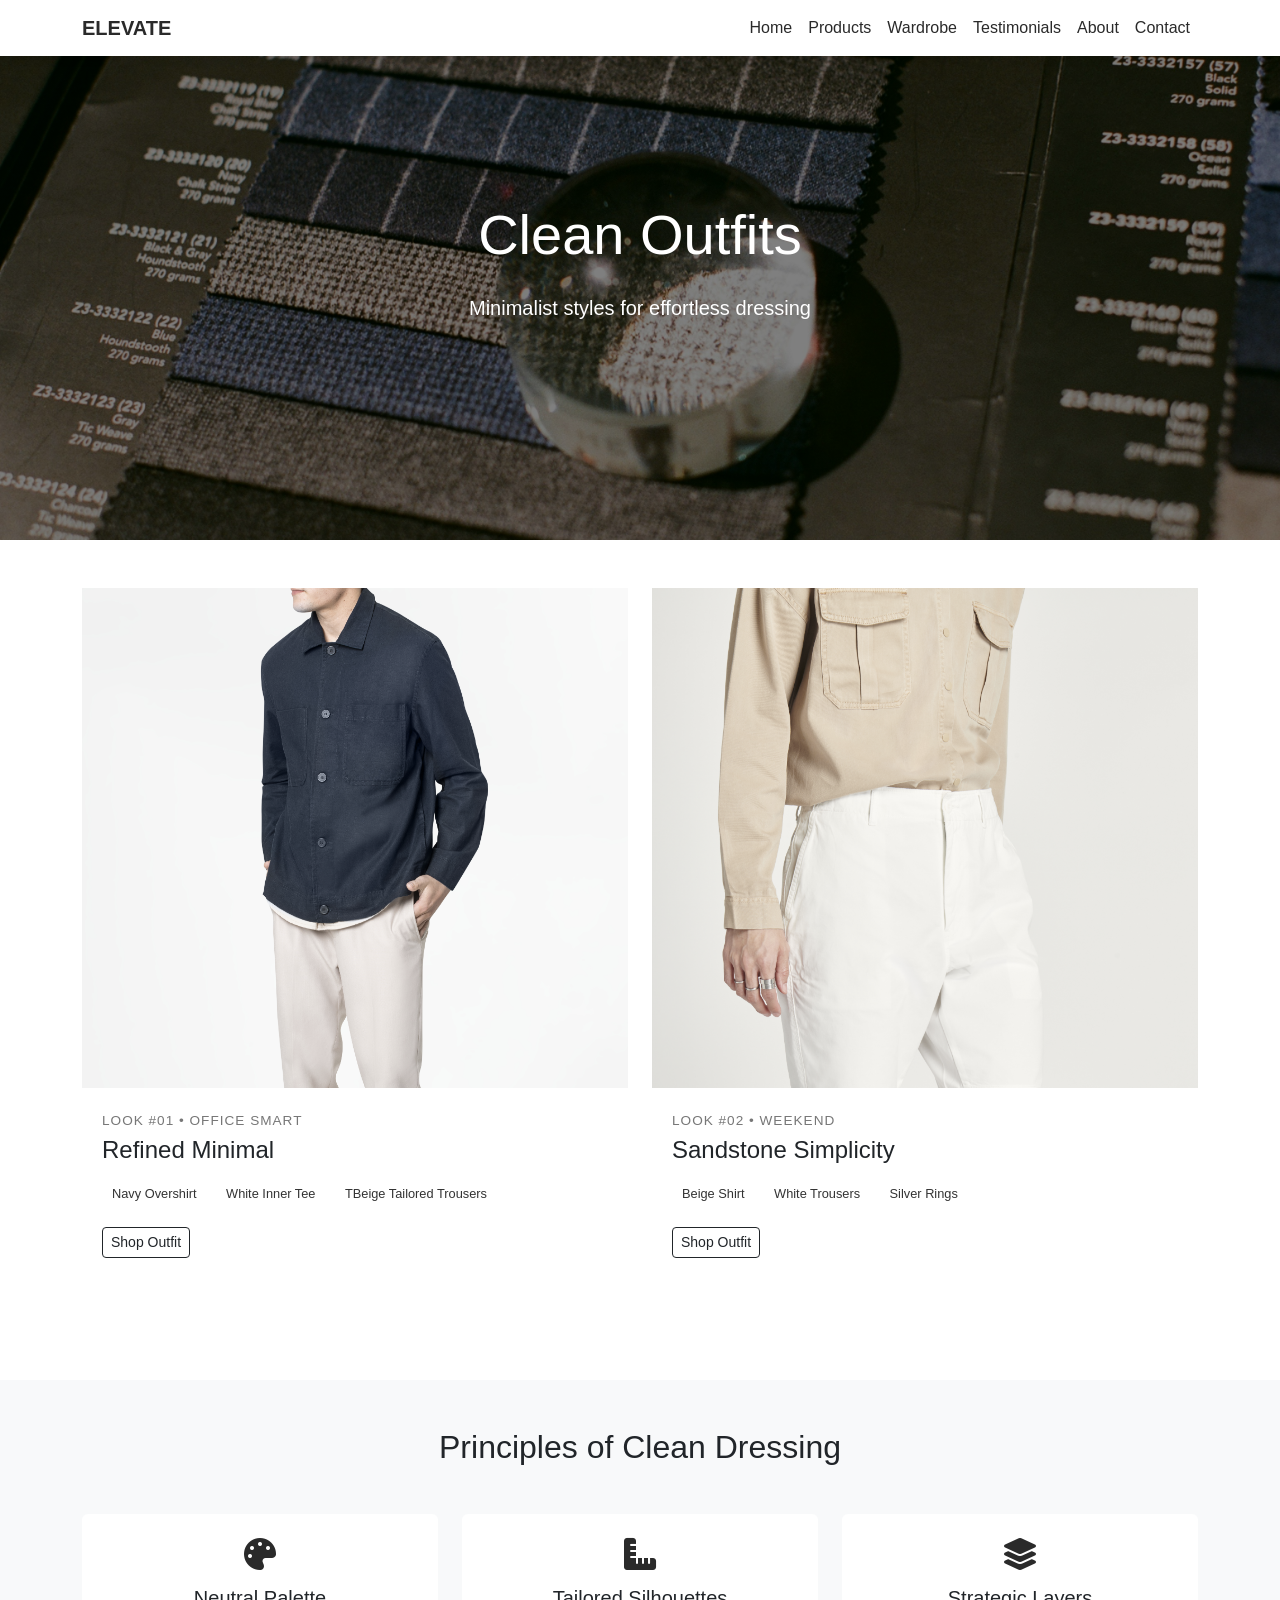
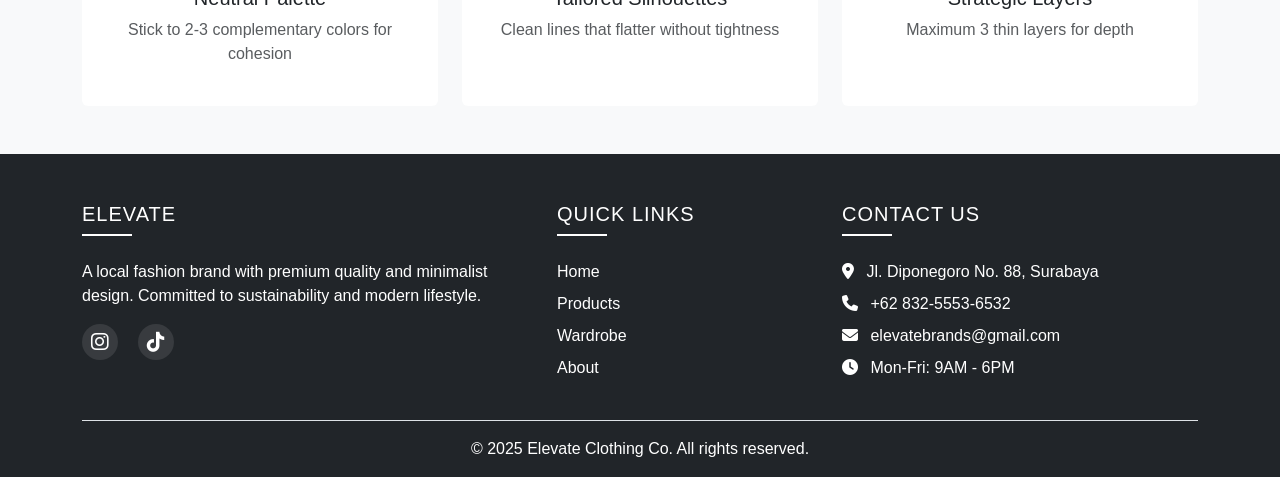
<file: wardrobe.html>
<!DOCTYPE html>
<html lang="en">
  <head>
    <meta charset="UTF-8" />
    <meta name="viewport" content="width=device-width, initial-scale=1.0" />
    <title>wardrobe</title>
    <!-- Bootstrap CSS -->
    <link
      href="https://cdn.jsdelivr.net/npm/bootstrap@5.3.0/dist/css/bootstrap.min.css"
      rel="stylesheet"
    />
    <!-- icon free awasome-->
    <link
      rel="stylesheet"
      href="https://cdnjs.cloudflare.com/ajax/libs/font-awesome/6.5.0/css/all.min.css"
    />
    <!-- Custom CSS -->
    <link href="/css/style.css" rel="stylesheet" />
  </head>
  <body data-bs-spy="scroll" data-bs-target="#navbar">
    <!-- Navigation -->
    <nav
      id="navbar"
      class="navbar navbar-expand-lg navbar-light bg-white fixed-top"
    >
      <div class="container">
        <a class="navbar-brand brand-color" href="index.html">ELEVATE</a>
        <button
          class="navbar-toggler"
          type="button"
          data-bs-toggle="collapse"
          data-bs-target="#navbarNav"
        >
          <span class="navbar-toggler-icon"></span>
        </button>
        <div class="collapse navbar-collapse" id="navbarNav">
          <ul class="navbar-nav ms-auto">
            <li class="nav-item">
              <a class="nav-link" href="index.html">Home</a>
            </li>
            <li class="nav-item">
              <a class="nav-link" href="products.html">Products</a>
            </li>
            <li class="nav-item">
              <a class="nav-link" href="wardrobe.html">Wardrobe</a>
            </li>
            <li class="nav-item">
              <a class="nav-link" href="testimoni.html">Testimonials</a>
            </li>
            <li class="nav-item">
              <a class="nav-link" href="about.html">About</a>
            </li>
            <li class="nav-item">
              <a class="nav-link" href="contactus.html">Contact</a>
            </li>
          </ul>
        </div>
      </div>
    </nav>

    <section class="clean-hero d-flex align-items-center">
      <div class="container text-white text-center">
        <h1 class="display-4 mb-4">Clean Outfits</h1>
        <p class="lead">Minimalist styles for effortless dressing</p>
      </div>
    </section>

    <!-- Lookbook Grid -->
    <section class="py-5 bg-white">
      <div class="container">
        <div class="row">
          <!-- Outfit 1: Monochrome Essential -->
          <div class="col-lg-6 mb-4">
            <div class="clean-look-card">
              <img
                src="/gambar/kemeja6.png"
                class="w-100"
                alt="Monochrome Essential"
              />
              <div class="clean-look-details">
                <span class="outfit-meta">LOOK #01 • OFFICE SMART</span>
                <h4 class="mt-1 mb-3">Refined Minimal</h4>
                <div>
                  <span class="outfit-tag">Navy Overshirt</span>
                  <span class="outfit-tag">White Inner Tee</span>
                  <span class="outfit-tag">TBeige Tailored Trousers</span>
                </div>
                <a href="products.html" class="btn btn-outline-dark mt-3 btn-sm"
                  >Shop Outfit</a
                >
              </div>
            </div>
          </div>

          <!-- Outfit 2: Weekend Uniform -->
          <div class="col-lg-6 mb-4">
            <div class="clean-look-card">
              <img
                src="/gambar/cleanoutfit2.png"
                class="w-100"
                alt="Weekend Uniform"
              />
              <div class="clean-look-details">
                <span class="outfit-meta">LOOK #02 • WEEKEND</span>
                <h4 class="mt-1 mb-3">Sandstone Simplicity</h4>
                <div>
                  <span class="outfit-tag">Beige Shirt</span>
                  <span class="outfit-tag">White Trousers</span>
                  <span class="outfit-tag">Silver Rings</span>
                </div>
                <a href="products.html" class="btn btn-outline-dark mt-3 btn-sm"
                  >Shop Outfit</a
                >
              </div>
            </div>
          </div>

          <!-- Outfit 3-4: Add more clean outfits -->
        </div>
      </div>
    </section>

    <!-- Minimalist Principles -->
    <section class="py-5 bg-light">
      <div class="container">
        <h2 class="text-center fw-light mb-5">Principles of Clean Dressing</h2>
        <div class="row g-4">
          <div class="col-md-4">
            <div class="p-4 bg-white text-center h-100">
              <i
                class="fas fa-palette mb-3"
                style="font-size: 2rem; color: #2a2a2a"
              ></i>
              <h5>Neutral Palette</h5>
              <p class="text-muted">
                Stick to 2-3 complementary colors for cohesion
              </p>
            </div>
          </div>
          <div class="col-md-4">
            <div class="p-4 bg-white text-center h-100">
              <i
                class="fas fa-ruler-combined mb-3"
                style="font-size: 2rem; color: #2a2a2a"
              ></i>
              <h5>Tailored Silhouettes</h5>
              <p class="text-muted">
                Clean lines that flatter without tightness
              </p>
            </div>
          </div>
          <div class="col-md-4">
            <div class="p-4 bg-white text-center h-100">
              <i
                class="fas fa-layer-group mb-3"
                style="font-size: 2rem; color: #2a2a2a"
              ></i>
              <h5>Strategic Layers</h5>
              <p class="text-muted">Maximum 3 thin layers for depth</p>
            </div>
          </div>
        </div>
      </div>
    </section>

    <!-- Footer -->
    <footer class="bg-dark text-white pt-5 pb-3">
      <div class="container">
        <div class="row g-4">
          <!-- Kolom 1: Tentang Brand -->
          <div class="col-lg-5 col-md-6">
            <h5 class="text-uppercase mb-4">ELEVATE</h5>
            <p>
              A local fashion brand with premium quality and minimalist design.
              Committed to sustainability and modern lifestyle.
            </p>
            <div class="social-icons mt-3">
              <a href="#" class="text-white me-3"
                ><i class="fa-brands fa-instagram fa-lg"></i
              ></a>
              <a href="#" class="text-white me-3"
                ><i class="fa-brands fa-tiktok fa-lg"></i
              ></a>
            </div>
          </div>

          <!-- Kolom 2: Quick Links -->
          <div class="col-lg-3 col-md-6">
            <h5 class="text-uppercase mb-4">Quick Links</h5>
            <ul class="list-unstyled">
              <li class="mb-2">
                <a href="index.html" class="text-white text-decoration-none"
                  >Home</a
                >
              </li>
              <li class="mb-2">
                <a href="products.html" class="text-white text-decoration-none"
                  >Products</a
                >
              </li>
              <li class="mb-2">
                <a href="wardrobe.html" class="text-white text-decoration-none"
                  >Wardrobe</a
                >
              </li>
              <li class="mb-2">
                <a href="about.html" class="text-white text-decoration-none"
                  >About</a
                >
              </li>
            </ul>
          </div>

          <!-- Kolom 3: Kontak -->
          <div class="col-lg-4 col-md-6">
            <h5 class="text-uppercase mb-4">Contact Us</h5>
            <ul class="list-unstyled">
              <li class="mb-2">
                <i class="fas fa-map-marker-alt me-2"></i>
                Jl. Diponegoro No. 88, Surabaya
              </li>
              <li class="mb-2">
                <i class="fas fa-phone me-2"></i>
                +62 832-5553-6532
              </li>
              <li class="mb-2">
                <i class="fas fa-envelope me-2"></i>
                elevatebrands@gmail.com
              </li>
              <li class="mb-2">
                <i class="fas fa-clock me-2"></i>
                Mon-Fri: 9AM - 6PM
              </li>
            </ul>
          </div>
        </div>

        <!-- Copyright -->
        <div class="border-top mt-4 pt-3 text-center">
          <p class="mb-0">
            &copy; 2025 Elevate Clothing Co. All rights reserved.
          </p>
        </div>
      </div>
    </footer>

    <!-- Bootstrap JS -->
    <script src="https://cdn.jsdelivr.net/npm/bootstrap@5.3.0/dist/js/bootstrap.bundle.min.js"></script>
  </body>
</html>
</file>
<file: css/style.css>
/* assets/css/style.css */
body {
  font-family: "Arial", "sans-serif";
}

/* Navbar */
.navbar {
  background-color: white;
  box-shadow: 0 2px 10px rgba(0, 0, 0, 0.1);
}

.navbar-brand {
  font-weight: 700;
  color: #2a2a2a !important;
}

.nav-link {
  color: #2a2a2a !important;
}

/* Hero Section */
.hero-section {
  height: 80vh;
  background: linear-gradient(rgba(0, 0, 0, 0.5), rgba(0, 0, 0, 0.5)),
    url("/gambar/gantunganbaju3.jpg");
  background-size: cover;
  background-position: center;
}

/* Button */
.btn-custom {
  background-color: #2a2a2a;
  color: white;
  padding: 12px 30px;
  border-radius: 0;
  transition: all 0.3s;
}

.btn-custom:hover {
  background-color: #000;
  color: white;
}

/* Product Card */
.product-card {
  transition: transform 0.3s;
  border: none;
  box-shadow: 0 5px 15px rgba(0, 0, 0, 0.1);
}

.product-card:hover {
  transform: translateY(-10px);
}

/* Section Padding */
.section-padding {
  padding: 100px 0;
}

/* category */
.category-card {
  height: 300px;
  border-radius: 10px;
  overflow: hidden;
}

.category-overlay {
  position: absolute;
  top: 0;
  left: 0;
  width: 100%;
  height: 100%;
  background: rgba(0, 0, 0, 0.4);
  opacity: 0;
  transition: opacity 0.3s;
}

.category-card:hover .category-overlay {
  opacity: 1;
}

/* Footer */
footer {
  background-color: #2a2a2a;
}

footer h5 {
  letter-spacing: 1px;
  position: relative;
  padding-bottom: 10px;
}

footer h5::after {
  content: "";
  position: absolute;
  left: 0;
  bottom: 0;
  width: 50px;
  height: 2px;
  background-color: #fff;
}

footer a {
  transition: all 0.3s;
}

footer a:hover {
  color: #ccc !important;
  padding-left: 5px;
}

.social-icons a {
  display: inline-block;
  width: 36px;
  height: 36px;
  background-color: rgba(255, 255, 255, 0.1);
  border-radius: 50%;
  text-align: center;
  line-height: 36px;
  transition: all 0.3s;
}

.social-icons a:hover {
  background-color: rgba(255, 255, 255, 0.2);
  transform: translateY(-3px);
}

/* Custom About Page Styles */
.about-hero {
  background: linear-gradient(rgba(0, 0, 0, 0.5), rgba(0, 0, 0, 0.5)),
    url("/gambar/gantunganbaju.jpg") center/cover;
  height: 60vh;
}

.value-card:hover {
  background-color: #ebeef2;
}

/* Custom Contact Page Styles */
.contact-hero {
  background: linear-gradient(rgba(0, 0, 0, 0.5), rgba(0, 0, 0, 0.5)),
    url("/gambar/suit.jpg") center/cover;
  height: 60vh;
}

.contact-card {
  border: none;
  box-shadow: 0 5px 15px rgba(0, 0, 0, 0.1);
  transition: all 0.3s;
}

.contact-card:hover {
  transform: translateY(-5px);
  box-shadow: 0 10px 25px rgba(0, 0, 0, 0.15);
}

.contact-icon {
  width: 60px;
  height: 60px;
  background-color: #f8f9fa;
  border-radius: 50%;
  display: flex;
  align-items: center;
  justify-content: center;
  margin: 0 auto 20px;
}

.form-control:focus {
  border-color: #2a2a2a;
  box-shadow: 0 0 0 0.25rem rgba(42, 42, 42, 0.25);
}

/* Product Page Custom Styles */
.product-hero {
  background: linear-gradient(rgba(0, 0, 0, 0.5), rgba(0, 0, 0, 0.5)),
    url("/gambar/gantunganbaju2.jpg") center/cover;
  height: 60vh;
}

/* card */
.product-card img {
  object-fit: cover;
  height: 220px;
  border-top-left-radius: 0.5rem;
  border-top-right-radius: 0.5rem;
}

/* Judul produk */
.product-card-title {
  font-weight: 600;
  font-size: 1rem;
}

/* Harga */
.product-card p {
  font-size: 0.9rem;
}

/* Tombol detail */
.product-card .btn-outline-dark {
  font-size: 0.85rem;
  padding: 5px 12px;
  border-radius: 20px;
  transition: all 0.3s ease;
}

.product-card .btn-outline-dark:hover {
  background-color: #000;
  color: #fff;
}

/* efek hover kartu */
.product-card:hover {
  transform: translateY(-5px);
  transition: all 0.3s ease;
}

/* filter */
.filter .form-select {
  border-radius: 20px;
  font-size: 0.9rem;
}

/* Tombol apply */
.button .btn-dark {
  border-radius: 20px;
  font-size: 0.9rem;
}

/* Pagination */
.pagination .page-link {
  color: #2a2a2a;
  border-radius: 5px;
  margin: 0 5px;
  transition: background-color 0.3s ease;
}

.pagination .page-link:hover {
  background-color: #2a2a2a;
  color: #ebeef2;
}

.pagination .active .page-link {
  background-color: #2a2a2a;
  border-color: #2a2a2a;
  color: #ebeef2;
}

/* Testimonial Page Custom Styles */
.testimonial-hero {
  background: linear-gradient(rgba(0, 0, 0, 0.5), rgba(0, 0, 0, 0.5)),
    url("/gambar/kain2.jpg") center/cover;
  height: 60vh;
}

/* Testimonial Cards */
.testimonial-card {
  border-left: 3px solid #2a2a2a;
  transition: all 0.3s;
}

.testimonial-card:hover {
  transform: translateY(-5px);
  box-shadow: 0 10px 20px rgba(0, 0, 0, 0.1);
}

/* Rating Stars */
.rating {
  color: #ffc107;
  font-size: 1.2rem;
}

/* Responsive Table */
.table-responsive {
  max-height: 500px;
}

/* Testimonial Form Section */
.form-select:focus {
  border-color: #2a2a2a;
  box-shadow: 0 0 0 0.25rem rgba(42, 42, 42, 0.25);
}


/* Clean Outfit Gallery Styles */
.clean-hero {
  background: linear-gradient(rgba(0,0,0,0.5), rgba(0,0,0,0.5)), 
              url("/gambar/kain4.jpg") center/cover;
  height: 60vh;
  background-color: var(--clean-light);
}


/* Card Outfit (Lookbook) */
.clean-look-card {
  position: relative;
  overflow: hidden;
  background: white;
  border: 1px solid var(--clean-border);
  margin-bottom: 30px;
  transition: all 0.3s ease;
}

.clean-look-card img {
  height: 500px;
  object-fit: cover;
  filter: grayscale(10%); /* efek abu-abu ringan */
  transition: all 0.5s ease;
}

.clean-look-card:hover {
  transform: translateY(-5px); /* hover naik sedikit */
  box-shadow: 0 5px 15px rgba(0,0,0,0.05); /* bayangan halus */
}

.clean-look-card:hover img {
  filter: grayscale(0%); /* hilangkan efek grayscale saat hover */
}

/* Detail Outfit Card */
.clean-look-details {
  padding: 20px;
  border-top: 1px solid var(--clean-border);
}

.outfit-meta {
  font-size: 0.85rem;
  color: #777;
  letter-spacing: 1px; /* spasi huruf tipis */
}

.outfit-tag {
  display: inline-block;
  border: 1px solid var(--clean-border);
  padding: 3px 10px;
  margin-right: 5px;
  margin-bottom: 5px;
  font-size: 0.8rem;
  color: #333;
}

/* Minimalist Principles */
section.bg-light .p-4 {
  border-radius: 6px;
  transition: box-shadow 0.3s ease;
}

section.bg-light .p-4:hover {
  box-shadow: 0 8px 20px rgba(0,0,0,0.08); /* animasi hover kartu prinsip */
}
</file>
